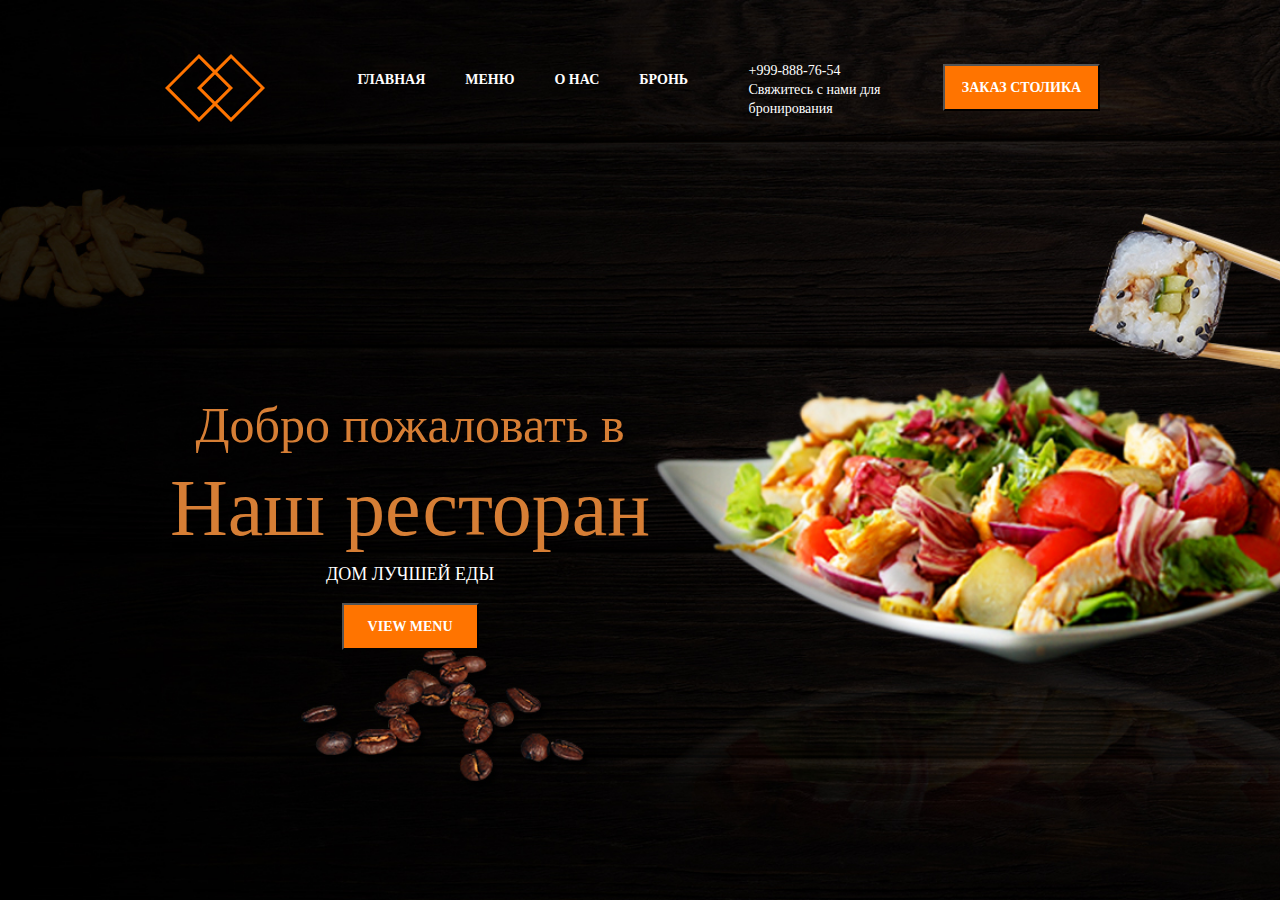
<file: index.html>
<!DOCTYPE html>
<html lang="en">
  <head>
    <meta charset="UTF-8" />
    <meta http-equiv="X-UA-Compatible" content="IE=edge" />
    <meta name="viewport" content="width=device-width, initial-scale=1.0" />
    <link
      href="https://cdn.jsdelivr.net/npm/bootstrap@5.1.3/dist/css/bootstrap.min.css"
      rel="stylesheet"
      integrity="sha384-1BmE4kWBq78iYhFldvKuhfTAU6auU8tT94WrHftjDbrCEXSU1oBoqyl2QvZ6jIW3"
      crossorigin="anonymous"
    />
    <link rel="stylesheet" href="css/bootstrap.css" />
    <link rel="stylesheet" href="css/style.css" />
    <title>Document</title>
  </head>
  <body>
    <div class="parent">
      <nav>
        <div class="nav-content">
          <img src="img/LOGO (1).png" alt="" />
          <ul>
            <li>ГЛАВНАЯ</li>
            <li>МЕНЮ</li>
            <li>О НАС</li>
            <li>БРОНЬ</li>
          </ul>
          <div>
            <p class="nav-text-p">
              +999-888-76-54 Свяжитесь с нами для бронирования
            </p>
          </div>
          <button class="nav-btn-content">ЗАКАЗ СТОЛИКА</button>
        </div>
      </nav>
      <header>
        <div class="header-content">
          <h2 class="header-text-h2">Добро пожаловать в</h2>
          <h1 class="header-text-h1">Наш ресторан</h1>
          <p class="header-text-p">ДОМ ЛУЧШЕЙ ЕДЫ</p>
          <button class="header-btn-content">VIEW MENU</button>
        </div>
      </header>
    </div>
  </body>
</html>
</file>
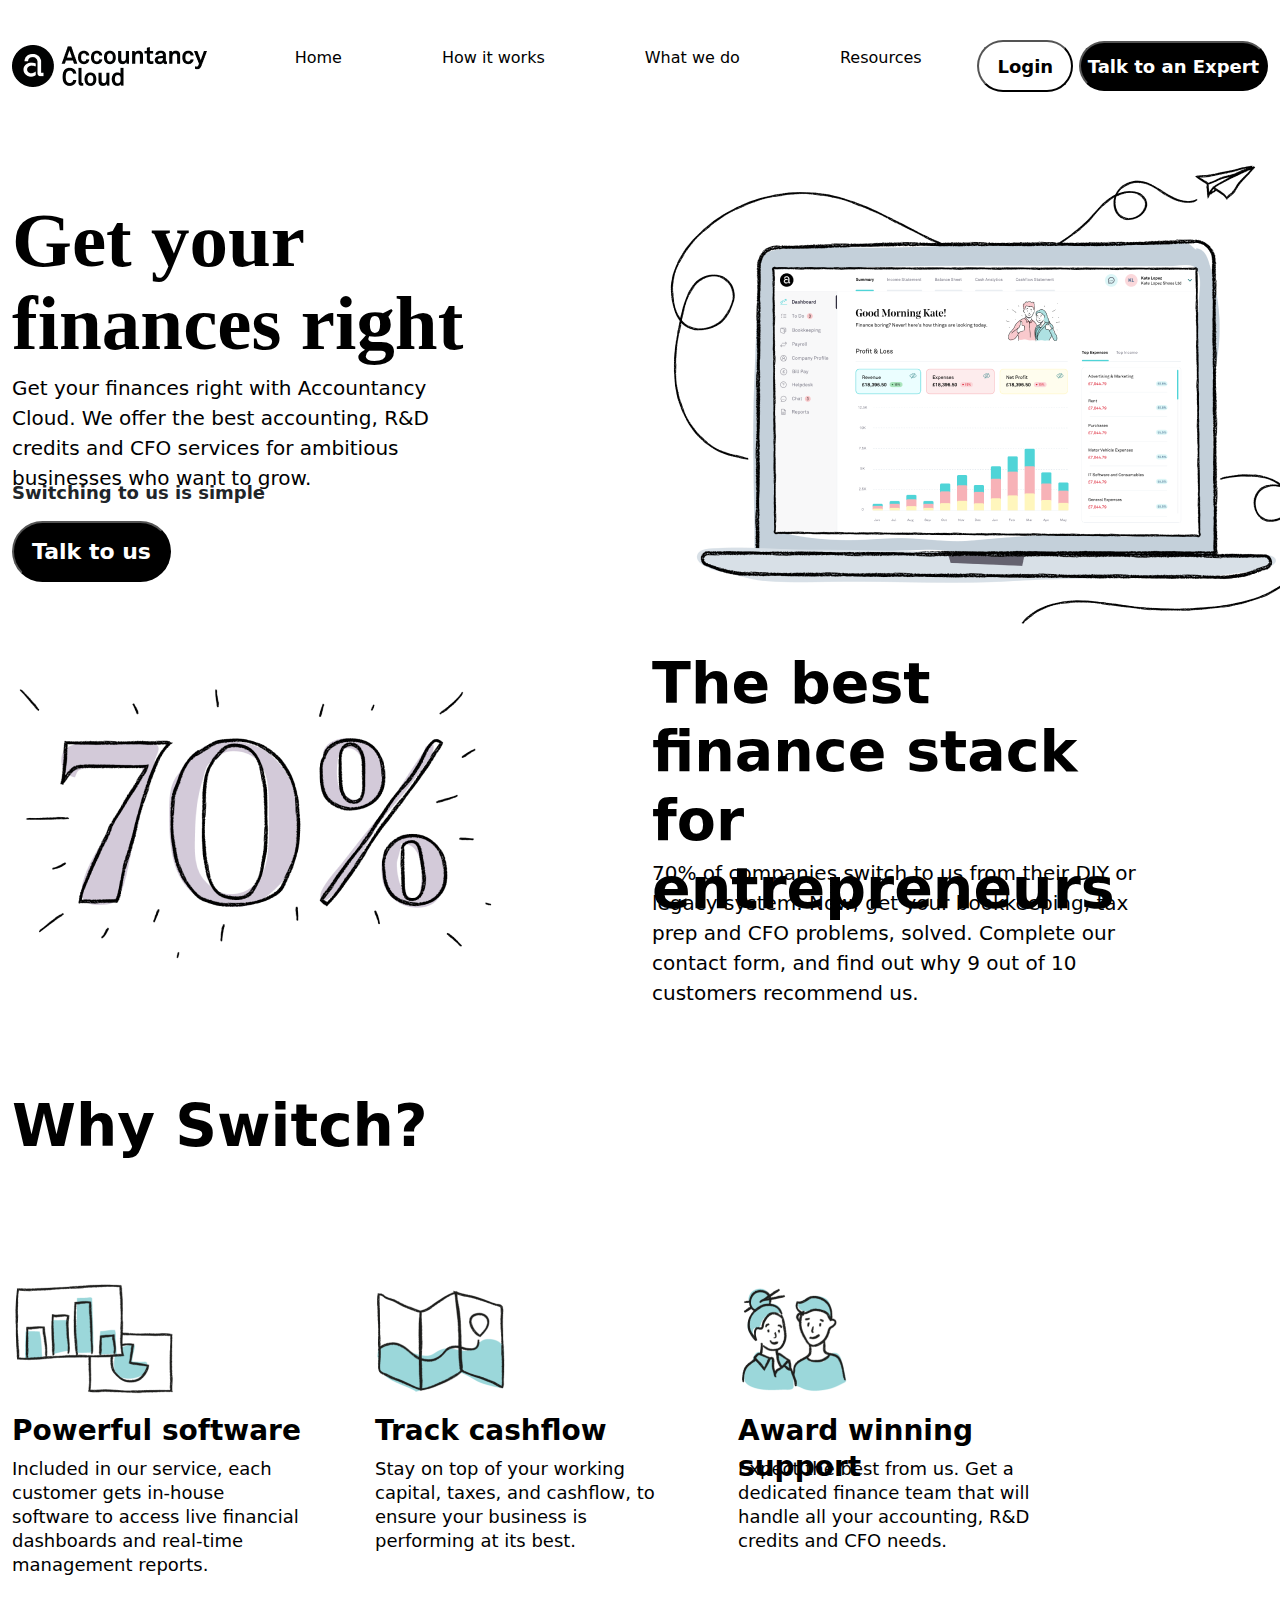
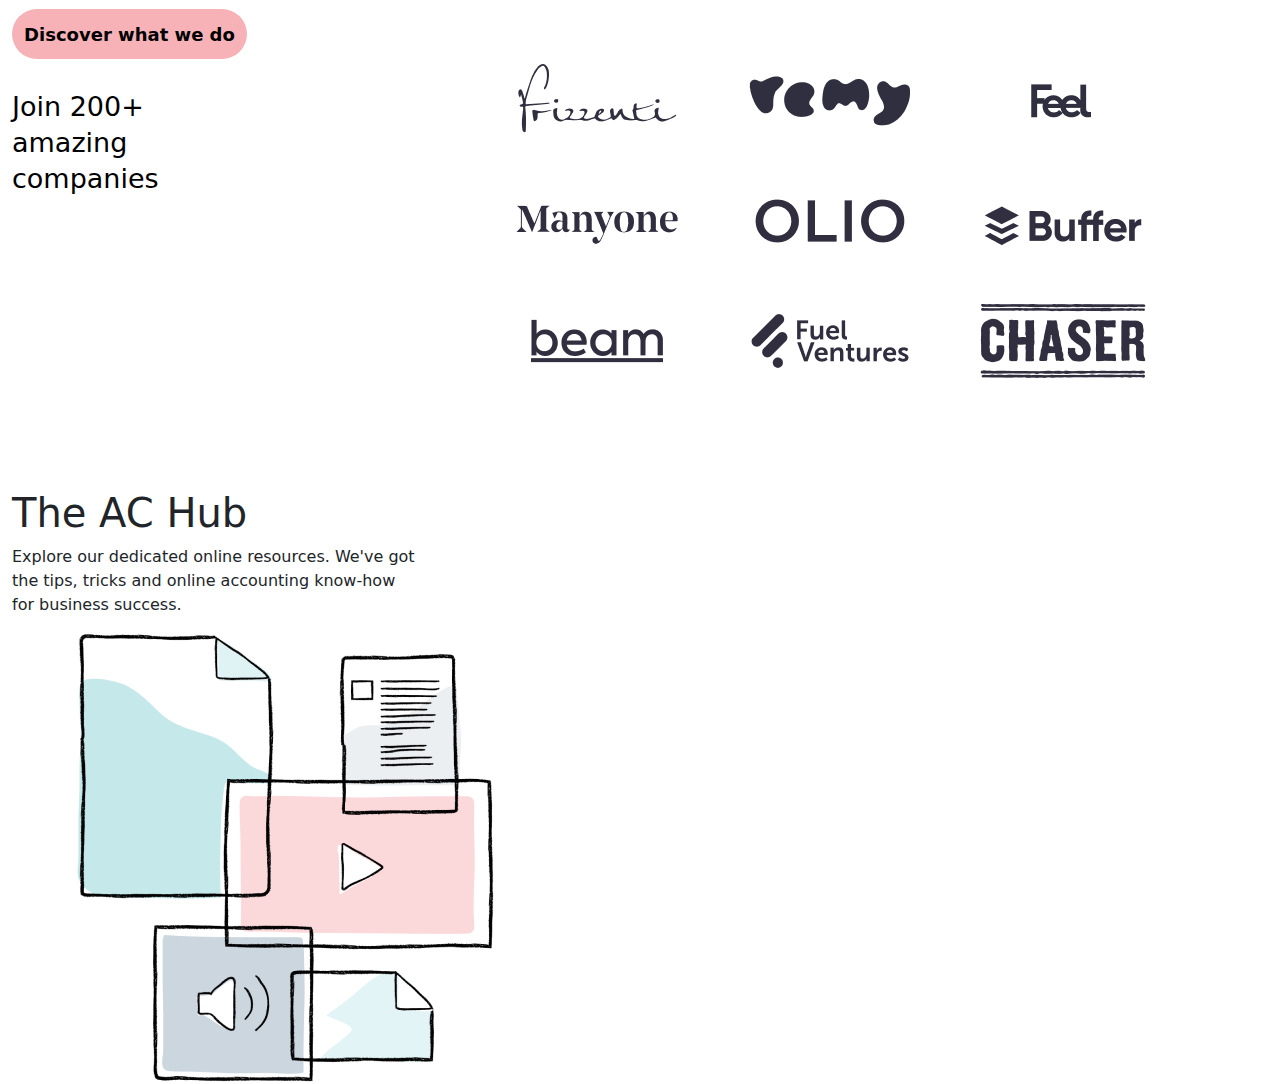
<file: Accountancy cloud/index.html>
<!DOCTYPE html>
<html lang="en">
  <head>
    <meta charset="UTF-8" />
    <meta http-equiv="X-UA-Compatible" content="IE=edge" />
    <meta name="viewport" content="width=device-width, initial-scale=1.0" />
    <link
      href="https://cdn.jsdelivr.net/npm/bootstrap@5.1.3/dist/css/bootstrap.min.css"
      rel="stylesheet"
      integrity="sha384-1BmE4kWBq78iYhFldvKuhfTAU6auU8tT94WrHftjDbrCEXSU1oBoqyl2QvZ6jIW3"
      crossorigin="anonymous"
    />
    <link rel="stylesheet" href="css/bootstrap.css" />
    <link rel="stylesheet" href="css/style.css" />
    <title>Document</title>
  </head>
  <body>
    <nav>
      <div class="container">
        <div class="row align-items-center">
          <div class="col-lg-4 col-md-6 col-sm-12"></div>

          <div class="nav-content">
            <img src="img/Frame (2).png" alt="" />
            <ul>
              <li>Home</li>
              <li>How it works</li>
              <li>What we do</li>
              <li>Resources</li>
            </ul>
            <button class="nav-content-btn-1">Login</button>
            <button class="nav-content-btn-2">Talk to an Expert</button>
          </div>
        </div>
      </div>
    </nav>
    <!-- header -->
    <header>
      <div class="container">
        <div class="row align-items-center">
          <div class="col-lg-6">
            <div class="header-text">
              <h1 class="header-content-h1">Get your finances right</h1>
              <p class="header-content-p">
                Get your finances right with Accountancy Cloud. We offer the
                best accounting, R&D credits and CFO services for ambitious
                businesses who want to grow.
              </p>
              <p class="header-content-p-2">Switching to us is simple</p>
              <div class="header-btn-content">
                <button class="header-btn">Talk to us</button>
              </div>
            </div>
          </div>

          <div class="col-lg-6">
            <div class="header-img">
              <img src="img/Rectangle.png" alt="" />
            </div>
          </div>
        </div>
      </div>
    </header>
    <!-- section -->
    <section>
      <div class="container">
        <div class="row justify-content-between align-items-center">
          <div class="col-lg-6 col-md-6 col-sm-12">
            <div class="section-content">
              <div class="section-content-img">
                <img src="img/Rectangle (1).png" alt="" />
              </div>
            </div>
          </div>
          <div class="col-lg-6 col-md-6 col-sm-12">
            <div class="section-content-text">
              <h1 class="section-text-h1">
                The best finance stack for entrepreneurs
              </h1>
              <p class="section-text-p">
                70% of companies switch to us from their DIY or legacy system.
                Now, get your bookkeeping, tax prep and CFO problems, solved.
                Complete our contact form, and find out why 9 out of 10
                customers recommend us.
              </p>
            </div>
          </div>
        </div>
      </div>
    </section>
    <!-- section-2 -->
    <section>
      <div class="container">
        <div class="row align-items-center">
          <h1 class="section-content-h1-switch">Why Switch?</h1>
          <div class="col-lg-3">
            <div class="section-content-2">
              <div class="box section-content-blok-1">
                <img src="img/Rectangle (4).png" alt="" />
                <h1 class="section-text-h1-2">Powerful software</h1>
                <p class="section-text-p-2">
                  Included in our service, each customer gets in-house software
                  to access live financial dashboards and real-time management
                  reports.
                </p>
              </div>
              <div class="box section-content-blok-2">
                <img src="img/Rectangle (5).png" alt="" />
                <h1 class="section-text-h1-2">Track cashflow</h1>
                <p class="section-text-p-2">
                  Stay on top of your working capital, taxes, and cashflow, to
                  ensure your business is performing at its best.
                </p>
              </div>
              <div class="box section-content-blok-2">
                <img src="img/Rectangle (3).png" alt="" />
                <h1 class="section-text-h1-3">Award winning support</h1>
                <p class="section-text-p-2">
                  Expect the best from us. Get a dedicated finance team that
                  will handle all your accounting, R&D credits and CFO needs.
                </p>
              </div>
            </div>
          </div>
        </div>
        <button class="section-content-btn">Discover what we do</button>
      </div>
    </section>
    <!-- section-3 -->
    <section>
      <div class="container">
        <div class="row align-items-center">
          <div class="col-lg-3">
            <div class="section-content-3">
              <h4 class="secttion-text-join-amazing">
                Join 200+ amazing companies
              </h4>
              <img
                class="sectoin-img-join-amazing"
                src="img/Frame (3).png"
                alt=""
              />
            </div>
          </div>
        </div>
      </div>
    </section>
    <!-- section -->

    <section>
      <div class="container">
        <div class="row align-items-center">
          <div class="col-lg-4 col-md-6 col-sm-12">
            <div class="section-content-4">
              <div class="section-content-text-4">
                <h1>The AC Hub</h1>
                <p>
                  Explore our dedicated online resources. We've got the tips,
                  tricks and online accounting know-how for business success.
                </p>
              </div>
              <div class="col-lg-4">
                <div class="section-content-img-4">
                  <img src="img/Rectangle (6).png" alt="" />
                </div>
              </div>
            </div>
          </div>
        </div>
      </div>
    </section>
  </body>
</html>
</file>
<file: css/style.css>
* {
  margin: 0;
  padding: 0;
  box-sizing: border-box;
}
.parent {
  align-items: center;
  height: 100vh;
  background: url(../img/HERO\ IMG.png) no-repeat center center/cover;
}
.nav-content {
  padding-left: 165px;
  padding-right: 180px;
  padding-top: 50px;
  display: flex;
  justify-content: space-between;
  align-items: center;
}
ul {
  display: flex;
}
li {
  font-family: Open Sans;
  font-style: normal;
  font-weight: bold;
  font-size: 14px;
  line-height: 19px;
  padding: 20px;
  color: white;
  list-style: none;
}
.nav-text-p {
  width: 154px;
  height: 38px;
  font-size: 14px;
  font-family: Open Sans;
  font-style: normal;
  font-weight: normal;
  font-size: 14px;
  line-height: 19px;
  color: white;
}
.nav-btn-content {
  width: 157px;
  height: 47px;
  background: #ff7400;
  font-family: Open Sans;
  font-style: normal;
  font-weight: bold;
  font-size: 14px;
  line-height: 19px;
  color: rgba(255, 255, 255, 1);
}
.header-content {
  position: absolute;
  bottom: 250px;
  left: 170px;
  text-align: center;
}
.header-text-h2 {
  font-family: Tinos;
  font-style: normal;
  font-weight: normal;
  font-size: 50px;
  line-height: 57px;
  color: #d67e35;
}
.header-text-h1 {
  font-family: Tinos;
  font-style: normal;
  font-weight: normal;
  font-size: 80px;
  line-height: 92px;

  color: #d67e35;
}
.header-text-p {
  font-family: Open Sans;
  font-style: normal;
  font-weight: normal;
  font-size: 18px;
  line-height: 25px;
  color: #ffffff;
}
.header-btn-content {
  width: 137px;
  height: 47px;
  background: #ff7400;
  font-family: Open Sans;
  font-style: normal;
  font-weight: bold;
  font-size: 14px;
  line-height: 19px;
  color: #ffffff;
}
</file>
<file: Accountancy cloud/css/style.css>
* {
  margin: 0;
  padding: 0;
  box-sizing: border-box;
  font-family: "Roboto" sans-serif;
}
.container {
  max-width: 1440px;
  margin: auto;
}
.nav-content {
  display: flex;
  justify-content: space-between;
  align-items: center;
}
ul {
  display: flex;
}
li {
  font-style: normal;
  font-weight: normal;
  line-height: 16px;
  color: #000000;
  font-size: 16px;
  list-style: none;
  padding: 50px;
}
.nav-content-btn-1 {
  height: 26px;
  left: 26.04%;
  right: 25%;
  font-style: normal;
  font-weight: bold;
  font-size: 18px;
  line-height: 25px;
  color: #000000;
  top: 13px;
  left: 25px;
  font-size: 18px;
  width: 96px;
  height: 52px;
  border-radius: 100px;
  background-color: white;
}

.nav-content-btn-2 {
  background-color: rgba(0, 0, 0, 1);
  color: rgba(255, 255, 255, 1);
  font-size: 18px;
  font-weight: bold;
  width: 189px;
  height: 50px;
  border-radius: 100px;
}
@media only screen and (max-width: 600px) {
  ul {
    display: block;
  }
  

}
/* header */
.header-content-h1 {
  width: 491px;
  height: 166px;
  font-family: Roboto;
  font-style: normal;
  font-weight: bold;
  font-size: 77px;
  line-height: 83px;
  color: #000000;
}
.header-content-p {
  width: 476px;
  height: 92px;
  font-size: 20px;
  color: #000000;
}
.header-content-p-2 {
  font-weight: bold;
  font-size: 18px;
  line-height: 24px;
}
.header-btn {
  width: 159px;
  height: 61px;
  border-radius: 100px;
  background-color: #000000;
  color: white;
  font-size: 22px;
  font-weight: bold;
}
/* section */
.section-content {
  display: flex;
  justify-content: space-between;
  align-items: center;
}
.section-text-h1 {
  width: 443px;
  height: 173px;
  font-size: 57px;
  font-weight: bold;
  color: #000000;
}
.section-text-p {
  width: 515px;
  height: 123px;
  font-size: 20px;
  margin-top: 36px;
  color: #000000;
}
/* section-content-2 */
.section-content-2 {
  display: flex;
  justify-content: space-between;
}
.section-content-h1-switch {
  font-style: normal;
  font-weight: bold;
  font-size: 58px;
  line-height: 58px;
  color: #000000;
  margin-top: 100px;
}
.section-content-blok-2 {
  padding-left: 68px;
}

.section-text-h1-2 {
  height: 36px;
  font-weight: bold;
  font-size: 28px;
  line-height: 36px;
  color: #000000;
}
.section-text-p-2 {
  width: 295px;
  height: 96px;
  font-weight: normal;
  font-size: 18px;
  line-height: 24px;
  color: #000000;
}
.section-text-h1-3 {
  width: 350px;
  height: 36px;
  font-weight: bold;
  font-size: 28px;
  line-height: 36px;
  color: #000000;
}
.box {
  margin-top: 100px;
}
.section-content-btn {
  width: 235px;
  height: 50px;
  border-radius: 100px;
  background: #f7b2b7;
  font-style: normal;
  font-weight: bold;
  font-size: 18px;
  line-height: 25px;
  color: #000000;
  border: none;
  margin-top: 40px;
}
.section-content-3 {
  display: flex;
  justify-content: space-between;
}
.secttion-text-join-amazing {
  font-weight: normal;
  font-size: 27px;
  line-height: 36px;
  color: #000000;
  margin-top: 30px;
  width: 236px;
  height: 72px;
}
.sectoin-img-join-amazing {
  position: absolute;
  left: 30rem;
}
/* section-4 */
.section-content-4 {
  margin-top: 20rem;
}
</file>
